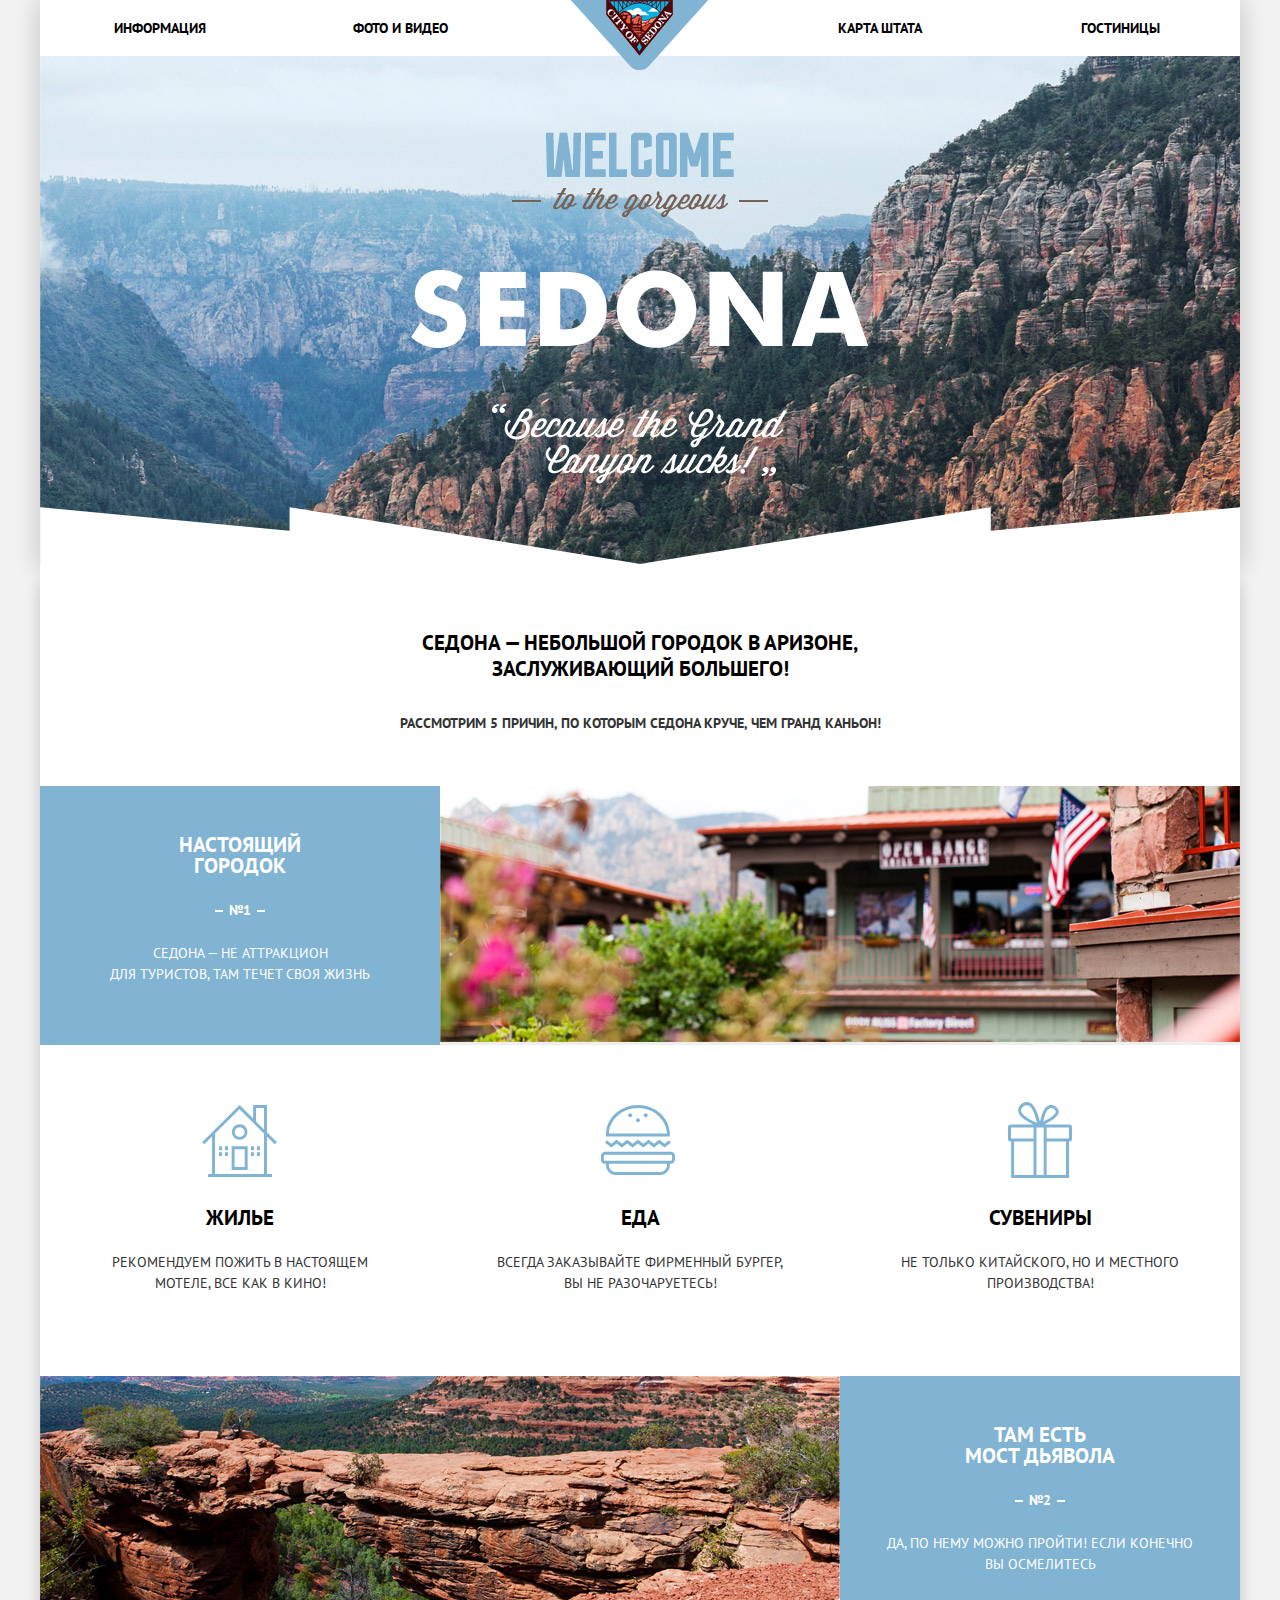
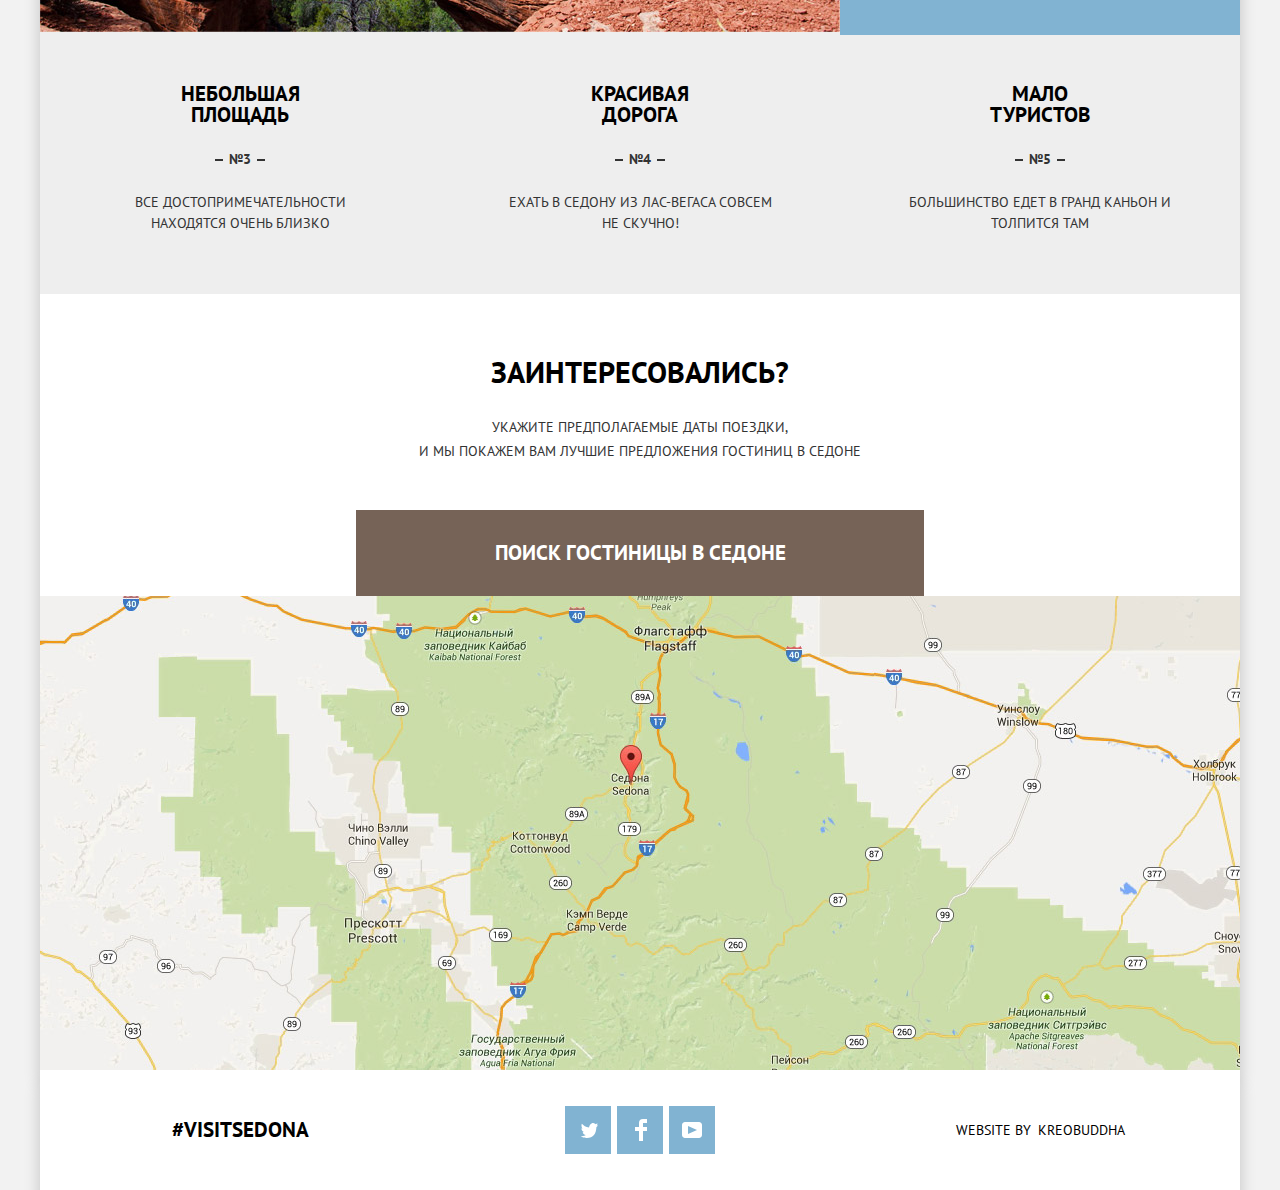
<file: index.html>
<!DOCTYPE html>
<html lang="ru">
<head>
	<meta charset="UTF-8">
	<title>Sedona</title>
	<link href="https://fonts.googleapis.com/css?family=PT+Sans:400,700&amp;subset=cyrillic" rel="stylesheet">
	<link rel="stylesheet" href="css/normalize.css">
	<link rel="stylesheet" href="css/style.css">
</head>
<body>
	<header class="main-header">
		<nav class="main-header-navigation">
			<div class="main-header-logo">
				<a>
					<img src="img/logo.png" alt="Sedona небольшой городок в Аризоне" width="138" height="70">
				</a>
			</div>
			<div class="site-navigation-list">
				<li class="site-navigation-item"><a href="#">Информация</a></li>
				<li class="site-navigation-item"><a href="#">Фото и видео</a></li>
				<li class="site-navigation-item"><a href="#">Карта штата</a></li>
				<li class="site-navigation-item"><a href="hotels.html">Гостиницы</a></li>
			</div>
		</nav>
		<div class="main-background-wrapper">
			<img class="main-background" src="img/bg-image.jpg" alt="Sedona небольшой городок в Аризоне" width="1200" height="564">
		</div>
	</header>

	<main class="container">
		<h1 class="page-title">Седона — небольшой городок в аризоне,<br> заслуживающий большего!</h1>
		<section class="features">
			<h2 class="visually-hidden">Наши преимущества</h2>
			<b class="features-list-title">Рассмотрим 5 причин, по которым Седона круче, чем гранд каньон!</b>
			<ul class="features-list">
				<li class="feature-item feature-item-town">
					<div class="feature-item-description">
						<h2 class="feature-item-title">Настоящий<br> городок</h2>
						<b class="feature-item-number">№1</b>
						<p class="feature-item-text">Седона — не аттракцион<br> для туристов, там течет своя жизнь</p>
					</div>
					<img class="feature-item-image" src="img/feature1.jpg" alt="Настоящий городок" width="800" height="256">
					<ul class="services-list">
						<li class="service-item service-item-housing">
							<b class="service-item-title">Жилье</b>
							<p class="service-item-text">Рекомендуем пожить в настоящем<br> мотеле, все как в кино!</p>
						</li>
						<li class="service-item service-item-food">
							<b class="service-item-title">Еда</b>
							<p class="service-item-text">Всегда заказывайте фирменный бургер,<br> вы не разочаруетесь!</p>
						</li>
						<li class="service-item service-item-gifts">
							<b class="service-item-title">Сувениры</b>
							<p class="service-item-text">Не только китайского, но и местного<br> производства!</p>
						</li>
					</ul>
				</li>
				<li class="feature-item feature-item-bridge">
					<div class="feature-item-description">
						<h2 class="feature-item-title">Там есть<br> мост дьявола</h2>
						<b class="feature-item-number">№2</b>
						<p class="feature-item-text">Да, по нему можно пройти! Если конечно<br> вы осмелитесь</p>
					</div>
					<img class="feature-item-image" src="img/feature2.jpg" alt="Там есть мост дьявола" width="800" height="256">
				</li>
				<li class="feature-item">
					<h2 class="feature-item-title">Небольшая<br> площадь</h2>
					<b class="feature-item-number">№3</b>
					<p class="feature-item-text">Все достопримечательности<br> находятся очень близко</p>
				</li>
				<li class="feature-item">
					<h2 class="feature-item-title">Красивая<br> дорога</h2>
					<b class="feature-item-number">№4</b>
					<p class="feature-item-text">Ехать в седону из лас-вегаса совсем<br> не скучно!</p>
				</li>
				<li class="feature-item">
					<h2 class="feature-item-title">Мало<br> туристов</h2>
					<b class="feature-item-number">№5</b>
					<p class="feature-item-text">Большинство едет в гранд каньон и<br> толпится там</p>
				</li>
			</ul>
		</section>

		<section class="search">
			<h2 class="search-title">Заинтересовались?</h2>
			<p class="search-text">Укажите предполагаемые даты поездки,<br> и мы покажем вам лучшие предложения гостиниц в седоне</p>
			<a class="search-button" href="#">Поиск гостиницы в седоне</a>
			<section class="modal-search">
				<form action="#" method="get" class="modal-search-form">
					<p class="search-form-date-checkin">
						<label for="search-input-date-checkin">Дата заезда:</label>
						<input class="search-input search-input-date" id="search-input-date-checkin" type="text" name="checkin-date" value="8 Марта 2019">
						<button class="calendar-button" type="button"></button>
					</p>
					<p class="search-form-date-checkout">
						<label for="search-input-date-checkout">Дата выезда:</label>
						<input class="search-input search-input-date" id="search-input-date-checkout" type="text" name="checkout-date" value="12 Марта 2019">
						<button class="calendar-button" type="button"></button>
					</p>
					<div class="search-form-adults-and-children">
						<div class="search-form-adults">
							<label for="search-input-adults">Взрослые:</label>
							<div class="search-input-adults-buttons">
								<button class="search-input-minus" type="button"></button>
								<input class="search-input" id="search-input-adults" type="text" name="adults" value="2">
								<button class="search-input-plus" type="button"></button>
							</div>
						</div>
						<div class="search-form-children">
							<label for="search-input-children">Дети:</label>
							<div class="search-input-children-buttons">
								<button class="search-input-minus" type="button"></button>
								<input class="search-input search-input-minus search-input-plus" id="search-input-children" type="text" name="children" value="0">
								<button class="search-input-plus" type="button"></button>
							</div>
						</div>
					</div>
					<button class="search-form-button" type="submit">Найти</button>
				</form>
			</section>
		</section>

		<section class="map">
			<h2 class="visually-hidden">Как до нас добраться</h2>
			<iframe src="https://www.google.com/maps/embed?pb=!1m18!1m12!1m3!1d497935.1222788363!2d-111.92534639814916!3d34.92351581816899!2m3!1f0!2f0!3f0!3m2!1i1024!2i768!4f13.1!3m3!1m2!1s0x872da132f942b00d%3A0x5548c523fa6c8efd!2z0KHQtdC00L7QvdCwLCDQkNGA0LjQt9C-0L3QsCA4NjMzNiwg0KHQqNCQ!5e0!3m2!1sru!2sru!4v1551499752520" width="1200" height="474" frameborder="0" style="border:0" allowfullscreen></iframe>
			<p>
				<img src="img/map.jpg" width="1200" height="474" alt="Седона">
			</p>
		</section>
		
	</main>

	<footer class="main-footer container">
		<b class="footer-hashteg">#visitsedona</b>
		<ul class="footer-social-list">
			<li class="footer-social-item"><a href="#" class="social-button social-button-tw">
				<span class="visually-hidden">Твиттер</span>
			</a></li>
			<li class="footer-social-item"><a href="#" class="social-button social-button-fb">
				<span class="visually-hidden">Фейсбук</span>
			</a></li>
			<li class="footer-social-item"><a href="#" class="social-button social-button-ytb">
				<span class="visually-hidden">Инстаграм</span>
			</a></li>
		</ul>
		<div class="footer-developed-by">
			<b>Website by</b>
			<a href="#">kreobuddha</a>
		</div>
	</footer>

	<script>
		
		var searchButton = document.querySelector(".search-button");

		var modalSearch = document.querySelector(".modal-search");
		

		searchButton.addEventListener("click", function(evt) {
			evt.preventDefault();
			modalSearch.classList.toggle("modal-search-show")
		});

	</script>
	
</body>
</html>
</file>
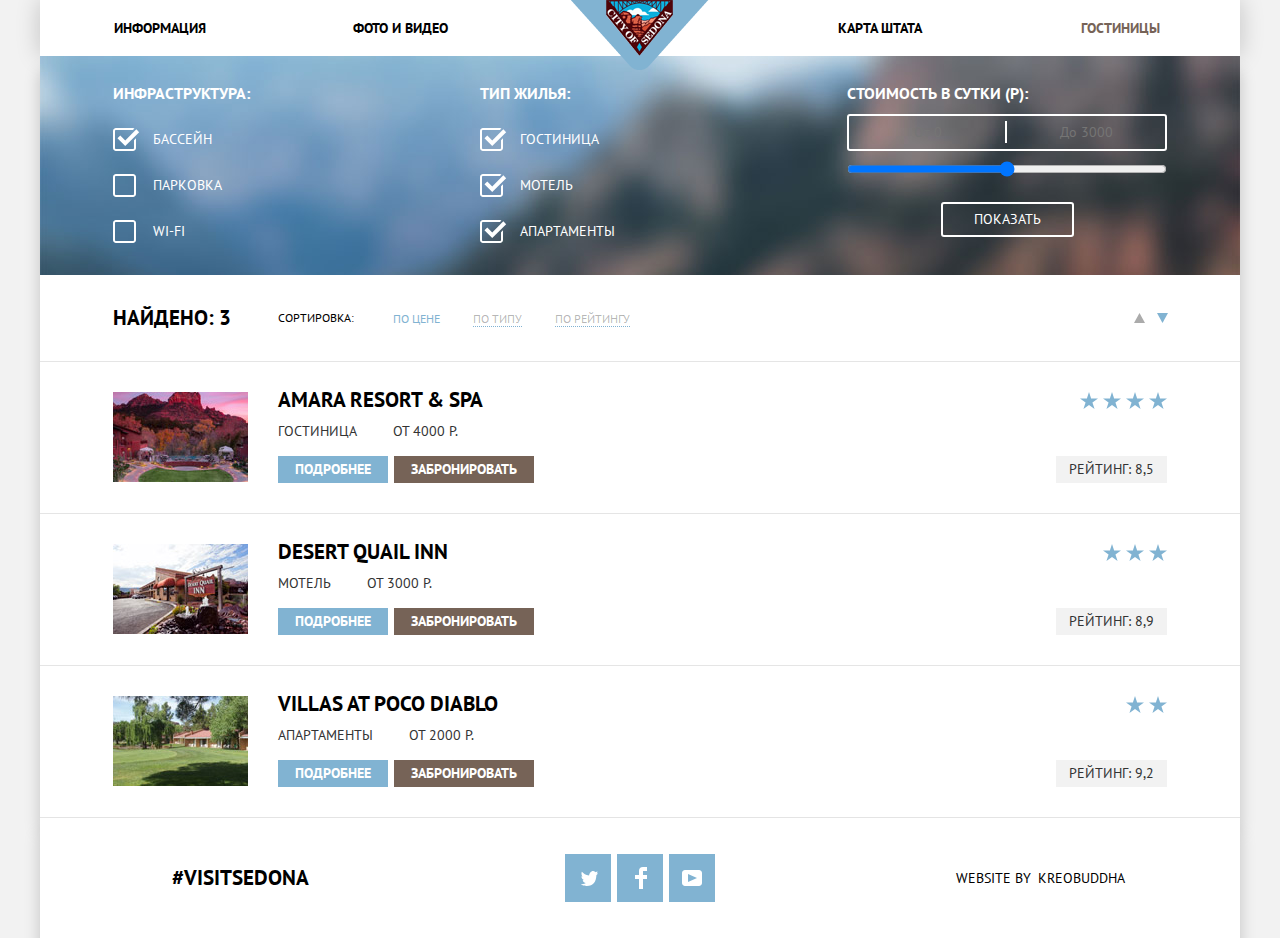
<file: hotels.html>
<!DOCTYPE html>
<html lang="ru">
<head>
	<meta charset="UTF-8">
	<title>Гостиницы Sedona</title>
	<link href="https://fonts.googleapis.com/css?family=PT+Sans:400,700&amp;subset=cyrillic" rel="stylesheet">
	<link rel="stylesheet" href="css/normalize.css">
	<link rel="stylesheet" href="css/style.css">
</head>
<body class="inner-page">
	<header class="main-header">
		<nav class="main-header-navigation">
			<div class="main-header-logo">
				<a href="index.html">
					<img src="img/logo.png" alt="Sedona небольшой городок в Аризоне" width="138" height="70">
				</a>
			</div>
			<div class="site-navigation-list">
				<li class="site-navigation-item"><a href="#">Информация</a></li>
				<li class="site-navigation-item"><a href="#">Фото и видео</a></li>
				<li class="site-navigation-item"><a href="#">Карта штата</a></li>
				<li class="site-navigation-item site-navigation-item-current"><a href="#">Гостиницы</a></li>
			</div>
		</nav>
	</header>

	<main class="container">
		<h1 class="visually-hidden">Гостиницы Седоны</h1>

		<section class="filters">
			<form action="#" method="get" class="filters-form">

				<fieldset class="filter-fieldset-infrostructure">
					<legend>Инфраструктура:</legend>
		
					<ul>
						<li class="filter-option">
							<input class="filter-input filter-input-checkbox visually-hidden" id="filter-input-checkbox-pool" type="checkbox" name="pool" checked>
							<label for="filter-input-checkbox-pool">Бассейн</label>
						</li>
						<li class="filter-option">
							<input class="filter-input filter-input-checkbox visually-hidden" id="filter-input-checkbox-parking" type="checkbox" name="parking">
							<label for="filter-input-checkbox-parking">Парковка</label>
						</li>
						<li class="filter-option">
							<input class="filter-input filter-input-checkbox visually-hidden" id="filter-input-checkbox-wifi" type="checkbox" name="wifi">
							<label for="filter-input-checkbox-wifi">Wi-Fi</label>
						</li>
					</ul>
				</fieldset>

				<fieldset class="filter-fieldset-type-of-housing">
					<legend>Тип жилья:</legend>
		
					<ul>
						<li class="filter-option">
							<input class="filter-input filter-input-checkbox visually-hidden" id="filter-input-checkbox-hotel" type="checkbox" name="hotel" checked>
							<label for="filter-input-checkbox-hotel">Гостиница</label>
						</li>
						<li class="filter-option">
							<input class="filter-input filter-input-checkbox visually-hidden" id="filter-input-checkbox-motel" type="checkbox" name="motel" checked>
							<label for="filter-input-checkbox-motel">Мотель</label>
						</li>
						<li class="filter-option">
							<input class="filter-input filter-input-checkbox visually-hidden" id="filter-input-checkbox-apartment" type="checkbox" name="apartment" checked>
							<label for="filter-input-checkbox-apartment">Апартаменты</label>
						</li>
					</ul>
				</fieldset>
				
				<div class="filter-fieldset-cost-and-button">
					<fieldset class="filter-fieldset-cost">
						<legend>Стоимость в сутки (Р):</legend>		
						<div class="filter-input-range-from-to">
							<p class="filter-input-range-from">
								<label class="filter-range-label visually-hidden" for="filter-input-range-from">Минимальная цена</label>
								<input class="filter-input filter-input-text" id="filter-input-range-from" type="text" name="range-from" placeholder="От 0">
							</p>
										
							<p class="filter-input-range-to">
								<label class="filter-range-label visually-hidden" for="filter-input-range-to">Максимальная цена</label>
								<input class="filter-input filter-input-text" id="filter-input-range-to" type="text" name="range-to" placeholder="До 3000">
							</p>
						</div>
						
						<label class="visually-hidden" for="filter-input-range">Стоимость номера</label>
						<input class="filter-input-range" type="range" id="filter-input-range" min="0" max="3000" step="100">
					</fieldset>
					<button type="submit" class="filter-button button">Показать</button>
				</div>
			</form>
		</section>

		<div class="hotel-columns">
			<b class="search-result">Найдено: 3</b>
			
			<section class="sorting">
				<h2>Сортировка:</h2>
			
				<ul class="sorting-type-by">
					<li>
						<a href="#" class="by-price current-sorting">По цене</a>
					</li>
					<li>
						<a href="#" class="by-type-product">По типу</a>
					</li>
					<li>
						<a href="#" class="by-rating">По рейтингу</a>
					</li>
				</ul>
			
				<ul class="sorting-order-by">
					<li>
						<a href="#" class="sorting-icon-up"><span class="visually-hidden">По возростанию</span></a>
					</li>
					<li>
						<a href="#" class="sorting-icon-down current-sorting"><span class="visually-hidden">По убыванию</span></a>
					</li>
				</ul>				
			</section>
		</div>

		<section class="hotels">
			<h2 class="visually-hidden">Найденные отели Седоны</h2>
			<ul class="hotels-list">
				<li class="hotel-item">
					<div class="hotel-item-description">
						<h3 class="hotel-item-title">Amara Resort & Spa</h3>
						<div class="hotel-item-type-and-price">
							<b class="hotel-item-type">Гостиница</b>
							<b class="hotel-item-price">От 4000 Р.</b>
						</div>
						<div class="hotel-item-buttons">
							<a class="hotel-item-more" href="#">Подробнее</a>
							<a class="hotel-item-book" href="#">Забронировать</a>
						</div>
					</div>
					<img class="hotel-item-image" src="img/amara.jpg" alt="Amara Resort & Spa" width="135" height="90">
					<div class="hotel-item-evaluation">
						<div class="hotel-item-stars">
							<img src="img/svg/star.svg" alt="star" width="18" height="17">
							<img src="img/svg/star.svg" alt="star" width="18" height="17">
							<img src="img/svg/star.svg" alt="star" width="18" height="17">
							<img src="img/svg/star.svg" alt="star" width="18" height="17">
						</div>
						<b class="hotel-item-rating">Рейтинг: 8,5</b>
					</div>
				</li>
				<li class="hotel-item">
					<div class="hotel-item-description">
						<h3 class="hotel-item-title">Desert Quail Inn</h3>
						<div class="hotel-item-type-and-price">
							<b class="hotel-item-type">Мотель</b>
							<b class="hotel-item-price">От 3000 Р.</b>
						</div>
						<div class="hotel-item-buttons">
							<a class="hotel-item-more" href="#">Подробнее</a>
							<a class="hotel-item-book" href="#">Забронировать</a>
						</div>
					</div>
					<img class="hotel-item-image" src="img/desert.jpg" alt="Desert Quail Inn" width="135" height="90">
					<div class="hotel-item-evaluation">
						<div class="hotel-item-stars">
							<img src="img/svg/star.svg" alt="star" width="18" height="17">
							<img src="img/svg/star.svg" alt="star" width="18" height="17">
							<img src="img/svg/star.svg" alt="star" width="18" height="17">
						</div>
						<b class="hotel-item-rating">Рейтинг: 8,9</b>
					</div>
				</li>
				<li class="hotel-item">
					<div class="hotel-item-description">
						<h3 class="hotel-item-title">Villas at Poco Diablo</h3>
						<div class="hotel-item-type-and-price">
							<b class="hotel-item-type">Апартаменты</b>
							<b class="hotel-item-price">От 2000 Р.</b>
						</div>
						<div class="hotel-item-buttons">
							<a class="hotel-item-more" href="#">Подробнее</a>
							<a class="hotel-item-book" href="#">Забронировать</a>
						</div>
					</div>
					<img class="hotel-item-image" src="img/villas.jpg" alt="Villas at Poco Diablo" width="135" height="90">
					<div class="hotel-item-evaluation">
						<div class="hotel-item-stars">
							<img src="img/svg/star.svg" alt="star" width="18" height="17">
							<img src="img/svg/star.svg" alt="star" width="18" height="17">
						</div>
						<b class="hotel-item-rating">Рейтинг: 9,2</b>
					</div>
				</li>
			</ul>
		</section>
		
	</main>

	<footer class="main-footer container">
		<b class="footer-hashteg">#visitsedona</b>
		<ul class="footer-social-list">
			<li class="footer-social-item"><a href="#" class="social-button social-button-tw">
				<span class="visually-hidden">Твиттер</span>
			</a></li>
			<li class="footer-social-item"><a href="#" class="social-button social-button-fb">
				<span class="visually-hidden">Фейсбук</span>
			</a></li>
			<li class="footer-social-item"><a href="#" class="social-button social-button-ytb">
				<span class="visually-hidden">Инстаграм</span>
			</a></li>
		</ul>
		<div class="footer-developed-by">
			<b>Website by</b>
			<a href="#">kreobuddha</a>
		</div>
	</footer>
	
</body>
</html>
</file>
<file: css/style.css>
body {
	min-width: 1200px;
	margin: 0;
	padding: 0;

	color: #333333;
	font-family: 'PT Sans', Arial, sans-serif;
	font-size: 14px;
	line-height: 21px;
	font-weight: 400;
	font-style: normal;
	letter-spacing: 0;
	text-transform: uppercase;

	background-color: #f2f2f2;
}

a {
	text-decoration: none;
}

img {
	width: 100%;
	height: auto;
}

.container {
	width: 1200px;
	margin: 0 auto;
	padding: 0;
	box-shadow: 0 15px 15px rgba(0, 0, 0, 0.2);

	background-color: #ffffff;
}

.visually-hidden:not(:focus):not(:active),
input[type="checkbox"].visually-hidden,
input[type="radio"].visually-hidden {
	position: absolute;

	width: 1px;
	height: 1px;
	margin: -1px;
	border: 0;
	padding: 0;

	white-space: nowrap;

	clip-path: inset(100%);
	clip: rect(0 0 0 0);
	overflow: hidden;
}

.page-title {
	margin: 0;
	padding: 0;
	padding-top: 60px;
	margin-bottom: 28px;

	color: #000000;
	font-size: 21px;
	line-height: 26px;
	font-weight: 700;
	text-align: center;
}


/*---------------------------------------- header ----------------------------------------------------------*/


.main-header {
	background-color: #ffffff;
	width: 1200px;
	margin: 0 auto;
	box-shadow: 0 0 25px rgba(0, 0, 0, 0.2);
}

.main-header-navigation {
	position: relative;
}

.main-header-logo {
	width: 138px;
	position: absolute;
	top: 0;
	left: 531px;
}

.site-navigation-list {
	margin: 0;
	padding: 0;

	display: flex;
	flex-wrap: wrap;
	justify-content: space-between;

	list-style: none;

	background-color: #ffffff;
}

.site-navigation-item {
	width: 240px;
	padding: 15px 0;
}

.site-navigation-item:nth-child(2) {
	margin-right: auto;
}

.site-navigation-item a {
	display: block;

	text-align: center;
	color: #000000;
	font-weight: 700;
	line-height: 26px;
}

.site-navigation-item a:hover,
.site-navigation-item a:focus {
	color: #81b3d2;
}

.site-navigation-item a:active {
	color: #000000;
	opacity: 0.3;
}

.site-navigation-item-current a:hover,
.site-navigation-item-current a:focus,
.site-navigation-item-current a:active,
.site-navigation-item-current a {
	color: #766357;
}

.main-background-wrapper {
	margin-top: -56px;
}


/*----------------------------------------- features --------------------------------------------------*/



.features-list-title {
	margin: 0;
	padding: 0;
	margin-bottom: 50px;

	display: block;

	font-size: 14px;
	line-height: 26px;
	text-align: center;
}

.features-list {
	margin: 0;
	padding: 0;
	margin-bottom: 60px;

	display: flex;
	flex-wrap: wrap;

	list-style: none;
}

.feature-item {
	width: 400px;

	display: flex;
	flex-direction: column;
	align-items: center;

	background-color: #eeeeee;
}

.feature-item-title {
	margin: 0;
	padding: 0;
	margin-top: 48px;
	margin-bottom: 24px;

	text-align: center;
	font-size: 21px;
	line-height: 21px;
	color: #000000;
	font-weight: 700;
}

.feature-item-number {
	margin-bottom: 22px;

	position: relative;
}

.feature-item-number::before,
.feature-item-number::after {
	content: "";

	position: absolute;
	width: 8px;
	height: 2px;
	top: 10px;

	background-color: #333333;
}

.feature-item-number::before {
	left: -14px;
}

.feature-item-number::after {
	right: -14px;
}

.feature-item-text {
	margin: 0;
	padding: 0 45px;
	margin-bottom: 60px;

	text-align: center;
}

.feature-item-town,
.feature-item-bridge {
	width: 1200px;

	flex-direction: row;
	align-items: stretch;
	flex-wrap: wrap;
}

.feature-item-bridge {
	flex-direction: row-reverse;
}

.feature-item-description {
	width: 400px;

	color: #ffffff;

	display: flex;
	flex-direction: column;
	align-items: center;
	
	background-color: #81b3d2;
}

.feature-item-description .feature-item-title {
	color: #ffffff;
}

.feature-item-description .feature-item-number::before,
.feature-item-description .feature-item-number::after {
	background-color: #ffffff;
}

.feature-item-image {
	width: 800px;
	height: 256px;
}

.services-list {
	margin: 0;
	padding: 0;

	display: flex;
	flex-wrap: wrap;
	align-items: stretch;

	list-style: none;

	background-color: #ffffff;
}

.service-item {
	width: 400px;

	position: relative;

	display: flex;
	flex-direction: column;
	align-items: center;
}

.service-item-title {
	margin-top: 162px;
	margin-bottom: 24px;

	font-size: 21px;
	line-height: 21px;
	font-weight: 700;
	color: #000000;
}

.service-item::before {
	content: "";

	position: absolute;

	background-position: 0 0;
	background-repeat: no-repeat;
}

.service-item-housing::before {
	width: 75px;
	height: 72px;
	top: 60px;
	left: 162px;
	
	background-image: url(../img/svg/icon-1.svg);
}

.service-item-food::before {
	width: 74px;
	height: 70px;
	top: 60px;
	left: 161px;
	
	background-image: url(../img/svg/icon-2.svg);
}

.service-item-gifts::before {
	width: 64px;
	height: 76px;
	top: 57px;
	left: 168px;
	
	background-image: url(../img/svg/icon-3.svg);
}

.service-item-text {
	margin: 0;
	padding: 0 45px;
	margin-bottom: 82px;

	text-align: center;
}


/*----------------------------------------------- search -------------------------------------------------*/


.search {
	width: 568px;
	margin: 0 auto;

	position: relative;
}

.search-title {
	margin: 0;
	padding: 0;
	margin-bottom: 25px;

	font-size: 30px;
	line-height: 36px;
	color: #000000;
	font-weight: 700;
	text-align: center;
}

.search-text {
	margin: 0;
	padding: 0;
	margin-bottom: 47px;

	line-height: 24px;
	text-align: center;
}

.search-button {
	display: block;
	padding: 30px 0;

	font-size: 21px;
	line-height: 26px;
	font-weight: 700;
	text-align: center;
	color: #ffffff;

	background-color: #766357;
}

.search-button:hover,
.search-button:focus {
	background-color: #604e43;
}

.search-button:active {
	color: rgba(255, 255, 255, 0.3);
	background-color: #503e33;
}



/*------------------------------------------------------ search-form --------------------------------------*/


.modal-search {
	width: 458px;
	padding: 55px;

	position: absolute;

	z-index: 10;

	display: none;

	background-color: #ffffff;
}

.modal-search-show {
	display: block;
}

.modal-search-form p {
	margin: 0;
	padding: 0;

	display: flex;
	justify-content: space-between;
	align-items: center;
}

.modal-search-form label {
	line-height: 26px;
	font-weight: 700;
	color: #000000;
}

.modal-search-form .search-form-date-checkin,
.modal-search-form .search-form-date-checkout {
	margin-bottom: 30px;
}

.search-input {
	width: 38px;
	padding: 6px 0;
	box-sizing: border-box;

	text-align: center;
	line-height: 26px;
	color: #000000;
	font-weight: 700;

	background-color: #f2f2f2;
	border: none;
}

.search-input-date {
	width: 308px;
	padding-left: 14px;
	margin-left: auto;

	text-align: start;
}

.calendar-button {
	width: 38px;

	position: relative;

	align-self: stretch;
	
	background-color: #f2f2f2;
	border: none;
	
	cursor: pointer;
}

.calendar-button::before {
	content: "";

	position: absolute;

	width: 21px;
	height: 22px;
	top: 8px;
	left: 8px;

	opacity: 0.6;

	background-image: url(../img/svg/calendar.svg);
	background-position: 0 0;
	background-repeat: no-repeat;
}

.calendar-button:hover::before,
.calendar-button:focus::before {
	opacity: 1;
}

.calendar-button:focus::before {
	opacity: 0.3;
}

.search-form-adults-and-children {
	margin-bottom: 55px;

	display: flex;
	justify-content: space-between;
}

.search-form-adults,
.search-form-children {
	display: flex;
	justify-content: space-between;
	align-items: center;
}

.search-input-adults-buttons,
.search-input-children-buttons {
	width: 114px;

	display: flex;
}

.search-form-adults {
	width: 226px;
}

.search-form-children {
	width: 180px;
}

.search-input-minus,
.search-input-plus {
	margin: 0;
	padding: 0;

	width: 38px;
	height: 38px;

	position: relative;

	border: none;
	background-color: #f2f2f2;

	cursor: pointer;
}

.search-input-minus::before {
	content: "";

	position: absolute;
	width: 12px;
	height: 3px;
	top: 17px;
	left: 13px;

	background-color: #a9a9a9;
}

.search-input-plus::before,
.search-input-plus::after {
	content: "";

	position: absolute;
	width: 11px;
	height: 3px;
	top: 17px;
	left: 13px;

	background-color: #a9a9a9;
}

.search-input-plus::after {
	transform: rotate(90deg);
}

.search-input-minus:hover::before,
.search-input-minus:focus::before,
.search-input-plus:hover::before,
.search-input-plus:focus::before,
.search-input-plus:hover::after,
.search-input-plus:focus::after {
	background-color: #000000;
}

.search-input-minus:active::before,
.search-input-plus:active::before,
.search-input-plus:active::after {
	background-color: #81b3d2;
}

.search-form-button {
	padding: 16px 0;
	width: 100%;
	
	display: block;

	font-size: 21px;
	line-height: 26px;
	font-weight: 700;
	text-align: center;
	text-transform: uppercase;
	color: #ffffff;

	border: none;
	background-color: #81b3d2;

	cursor: pointer;
}

.search-form-button:hover,
.search-form-button:focus {
	background-color: #669ec0;
}

.search-form-button:active {
	color: rgba(255, 255, 255, 0.3);

	background-color: #5496bd;
}



/*-------------------------------------------------------- map --------------------------------------------*/

.map {
	width: 1200px;
	height: 474px;

	position: relative;
}

.map p {
	margin: 0;
	padding: 0;
	
	position: absolute;
	z-index: 1;
}

.map iframe {
	position: absolute;
	z-index: 2;
}


/*-------------------------------------------------------- фильтр --------------------------------------------*/


.filters {
	background-image: url(../img/filter-background.jpg);
	background-position: 0 0;
	background-repeat: no-repeat;
}

.filters-form {
	padding: 27px 73px;
	padding-bottom: 33px;

	display: flex;
	justify-content: space-between;
}

.filter-fieldset-infrostructure {
	width: 240px;
	margin-right: 15px;
}

.filter-fieldset-type-of-housing {
	width: 240px;
	margin-right: auto;
}

.filter-fieldset-cost-and-button {
	width: 320px;
}

.filters fieldset {
	margin: 0;
	padding: 0;

	border: none;
}

.filters legend {
	margin: 0;
	padding: 0;
	margin-bottom: 25px;

	font-size: 16px;
	font-weight: 700;
	color: #ffffff;
}

.filters ul {
	margin: 0;
	padding: 0;

	list-style: none;
}

.filters li {
	margin-bottom: 25px;
	padding-left: 40px;
}

.filters li:last-child {
	margin-bottom: 0;
}

.filter-option {
	color: #ffffff;
}

.filter-option label {
	position: relative;

	display: block;

	cursor: pointer;
	user-select: none;
}

.filter-option label:hover,
.filter-option label:focus {
	opacity: 0.6;
}

.filter-option label:active {
	opacity: 0.3;
}

.filter-input-checkbox + label::before {
	content: "";

	position: absolute;

	width: 23px;
	height: 23px;
	top: -1px;
	left: -40px;

	background-image: url(../img/svg/checkbox-off.svg);
	background-position: 0 0;
	background-repeat: no-repeat;
}

.filter-input-checkbox:checked + label::before {
	content: "";

	position: absolute;

	width: 27px;
	height: 23px;

	top: -1px;
	left: -40px;

	background-image: url(../img/svg/checkbox-on.svg);
	background-position: 0 0;
	background-repeat: no-repeat;
}

.filter-fieldset-cost legend {
	margin-bottom: 10px;
}

.filter-input-range-from-to {
	margin-bottom: 10px;
	display: flex;
	justify-content: space-between;
	
	border: 2px solid #ffffff;
	border-radius: 3px;
}

.filter-input-range-from,
.filter-input-range-to {
	margin: 0;
	padding: 0;

	width: 158px;

	position: relative;
}

.filter-input-text {
	padding: 6px 0;
	width: 158px;

	text-align: center;
	color: #ffffff;
	line-height: 21px;

	background-color: transparent;
	border: none;
	box-sizing: border-box;
}

.filter-input-range-from::after {
	content: "";

	position: absolute;
	width: 2px;
	height: 22px;
	right: 0;
	top: 5px;

	background-color: #ffffff;
}

.filter-input-range {
	margin: 0;
	padding: 0;
	margin-bottom: 25px;

	width: 100%;
}

.filter-button {
	margin: 0 auto;
	padding: 5px 0;
	width: 133px;

	display: block;
	
	color: #ffffff;
	font-size: 14px;
	line-height: 21px;
	text-transform: uppercase;

	cursor: pointer;
	
	background-color: transparent;
	border: 2px solid #ffffff;
	border-radius: 3px;
}

.filter-button:hover,
.filter-button:focus {
	color: #000000;

	background-color: #ffffff;
}

.filter-button:active {
	color: #ffffff;
	opacity: 0.6;

	background-color: transparent;
}






/*-------------------------------------------------------- сортировка --------------------------------------------*/


.hotel-columns {
	display: flex;
	justify-content: flex-start;
}

.search-result {
	margin: 30px 0;
	padding: 0;
	margin-left: 73px;

	width: 165px;

	font-size: 21px;
	line-height: 26px;
	font-weight: 700;

	color: #000000;
}

.sorting {
	width: 890px;

	display: flex;
	justify-content: space-between;
	align-items: center;
	flex-wrap: wrap;
}

.sorting h2 {
	width: 115px;
	font-size: 12px;
	line-height: 18px;
	color: #000000;
	font-weight: 400;
}

.sorting-type-by {
	margin: 0;
	padding: 0;

	margin-right: auto;

	display: flex;
	flex-wrap: wrap;

	list-style: none;
}

.sorting-type-by li {
	margin-right: 33px;
}

.sorting-type-by li:last-child {
	margin-right: 0;
}

.sorting-type-by a {
	font-size: 12px;
	line-height: 18px;
	color: rgba(0, 0, 0, 0.3);

	border-bottom: 1px dotted #81b3d2;
}

.sorting-type-by a:hover,
.sorting-type-by a:focus {
	color: #81b3d2;
}

.sorting-type-by a:active {
	color: #000000;

	border-bottom: none;
}

.sorting-type-by .current-sorting:hover,
.sorting-type-by .current-sorting:focus,
.sorting-type-by .current-sorting:active,
.sorting-type-by .current-sorting {
	color: #81b3d2;

	border-bottom: none;
}

.sorting-order-by {
	margin: 0;
	padding: 0;
	margin-left: auto;
	width: 34px;

	display: flex;
	justify-content: space-between;

	list-style: none;
}

.sorting-order-by a {
	width: 11px;
	height: 10px;

	display: flex;
	align-items: center;
	justify-content: center;

	filter: saturate(0);
}

.sorting-order-by a:hover,
.sorting-order-by a:focus {
	filter: contrast(0);
}

.sorting-order-by a:active {
	filter: none;
}

.sorting-order-by .current-sorting,
.sorting-order-by .current-sorting:hover,
.sorting-order-by .current-sorting:focus,
.sorting-order-by .current-sorting:active {
	filter: none;
}

.sorting-icon-up {
	background-image: url(../img/svg/icon-up-dir-blue.svg);
	background-position: 0 0;
	background-repeat: no-repeat;
}

.sorting-icon-down {
	background-image: url(../img/svg/icon-down-dir-blue.svg);
	background-position: 0 0;
	background-repeat: no-repeat;
}




/*-------------------------------------------------------- отель --------------------------------------------*/


.hotels-list {
	margin: 0;
	padding: 0;

	list-style: none;
}

.hotel-item {
	padding: 30px 73px;
	padding-top: 25px;
	
	display: flex;


	border-bottom: 1px solid #e5e5e5;
}

.hotel-item:first-child {
	border-top: 1px solid #e5e5e5;
}

.hotel-item-image {
	margin-right: 30px;
	margin-top: 5px;

	width: 135px;
	height: 90px;

	order: -1;
}

.hotel-item-description {
	margin-right: auto;
}

.hotel-item-title {
	margin: 0;
	padding: 0;
	margin-bottom: 8px;

	font-size: 21px;
	line-height: 26px;
	font-weight: 700;
	color: #000000;
}

.hotel-item-type-and-price {
	margin-bottom: 14px;
}

.hotel-item-type,
.hotel-item-price {
	font-weight: 400;

	cursor: pointer;
}

.hotel-item-type {
	margin-right: 32px;
}

.hotel-item-buttons {
	display: flex;
}

.hotel-item-more,
.hotel-item-book {
	padding: 3px 17px;
	margin-right: 6px;

	text-align: center;
	font-weight: 700;
	color: #ffffff;
}

.hotel-item-more {
	background-color: #81b3d2;
}

.hotel-item-more:hover,
.hotel-item-more:focus {
	background-color: #669ec0;
}

.hotel-item-more:active {
	color: rgba(255, 255, 255, 0.3);

	background-color: #5496bd;
}

.hotel-item-book {
	background-color: #766357;
}

.hotel-item-book:hover,
.hotel-item-book:focus {
	background-color: #604e43;
}

.hotel-item-book:active {
	color: rgba(255, 255, 255, 0.3);

	background-color: #503e33;
}

.hotel-item-evaluation {
	width: 111px;
}

.hotel-item-stars {
	margin-top: 5px;
	margin-bottom: 47px;

	display: flex;
	justify-content: flex-end;
	flex-wrap: wrap;
}

.hotel-item-stars img {
	width: 18px;
	height: 17px;

	margin-left: 5px;
}

.hotel-item-stars img:first-child {
	margin-left: 0;
}

.hotel-item-rating {
	padding: 3px 0;

	display: block;

	font-weight: 400;
	text-align: center;

	background-color: #f2f2f2;
}


/*-------------------------------------------------------- футер --------------------------------------------*/


.main-footer {
	padding: 36px 0;

	display: flex;
	align-items: center;
}

.footer-hashteg {
	width: 400px;

	text-align: center;
	font-size: 21px;
	line-height: 26px;
	font-weight: 700;
	color: #000000;
}

.footer-social-list {
	margin: 0;
	padding: 0;
	width: 400px;

	display: flex;
	flex-wrap: wrap;
	justify-content: center;	

	list-style: none;
}

.footer-social-item {
	width: 46px;
	height: 48px;
	margin-right: 6px;
}

.footer-social-item:last-child {
	margin-right: 0;
}

.footer-social-item .social-button {
	width: 46px;
	height: 48px;

	position: relative;

	display: inline-block;
	
	background-color: #81b3d2;
}

.footer-social-item .social-button::after {
	content: "";

	position: absolute;

	background-position: 0 0;
	background-repeat: no-repeat;
}

.footer-social-item .social-button-tw::after {
	width: 17px;
	height: 15px;
	top: 17px;
	left: 16px;

	background-image: url(../img/svg/twitter.svg);
}

.footer-social-item .social-button-fb::after {
	width: 12px;
	height: 22px;
	top: 13px;
	left: 18px;

	background-image: url(../img/svg/fb-icon.svg);
}

.footer-social-item .social-button-ytb::after {
	width: 20px;
	height: 16px;
	top: 16px;
	left: 13px;

	background-image: url(../img/svg/youtube.svg);
}

.footer-social-item .social-button:hover,
.footer-social-item .social-button:focus {
	background-color: #669ec0;
}

.footer-social-item .social-button:active {
	background-color: #5496bd;
}

.footer-social-item .social-button:active::after {
	opacity: 0.3;
}

.footer-developed-by {
	width: 400px;
	display: flex;
	justify-content: center;
}

.footer-developed-by b {
	font-size: 14px;
	line-height: 26px;
	font-weight: 400;
	color: #000000;
}

.footer-developed-by a {
	margin-left: 7px;

	font-size: 14px;
	line-height: 26px;
	font-weight: 400;
	color: #000000;
}

.footer-developed-by a:hover,
.footer-developed-by a:focus {
	color: #81b3d2;
}

.footer-developed-by a:active {
	color: #bdbbbc;
}


/*------------------------------------- анимации -----------------------------------------*/


@keyframes grow {
	0% {
		height: 0;
	}

	100% {
		height: 100%;
	}
}

@keyframes bounce-up {
	0% {
		transform: translateY(0);
	}

	30% {
		transform: translateY(-10px);
	}
	100% {
		transform: translateY(-2000px);
	}
}

@keyframes shake {
	0%,
	100% {
		transform: translateX(0);
	}

	10%,
	30%,
	50%,
	70%,
	90% {
		transform: translateX(10px);
	}

	20%,
	40%,
	60%,
	80% {
		transform: translateX(-10px);
	}
}
</file>
